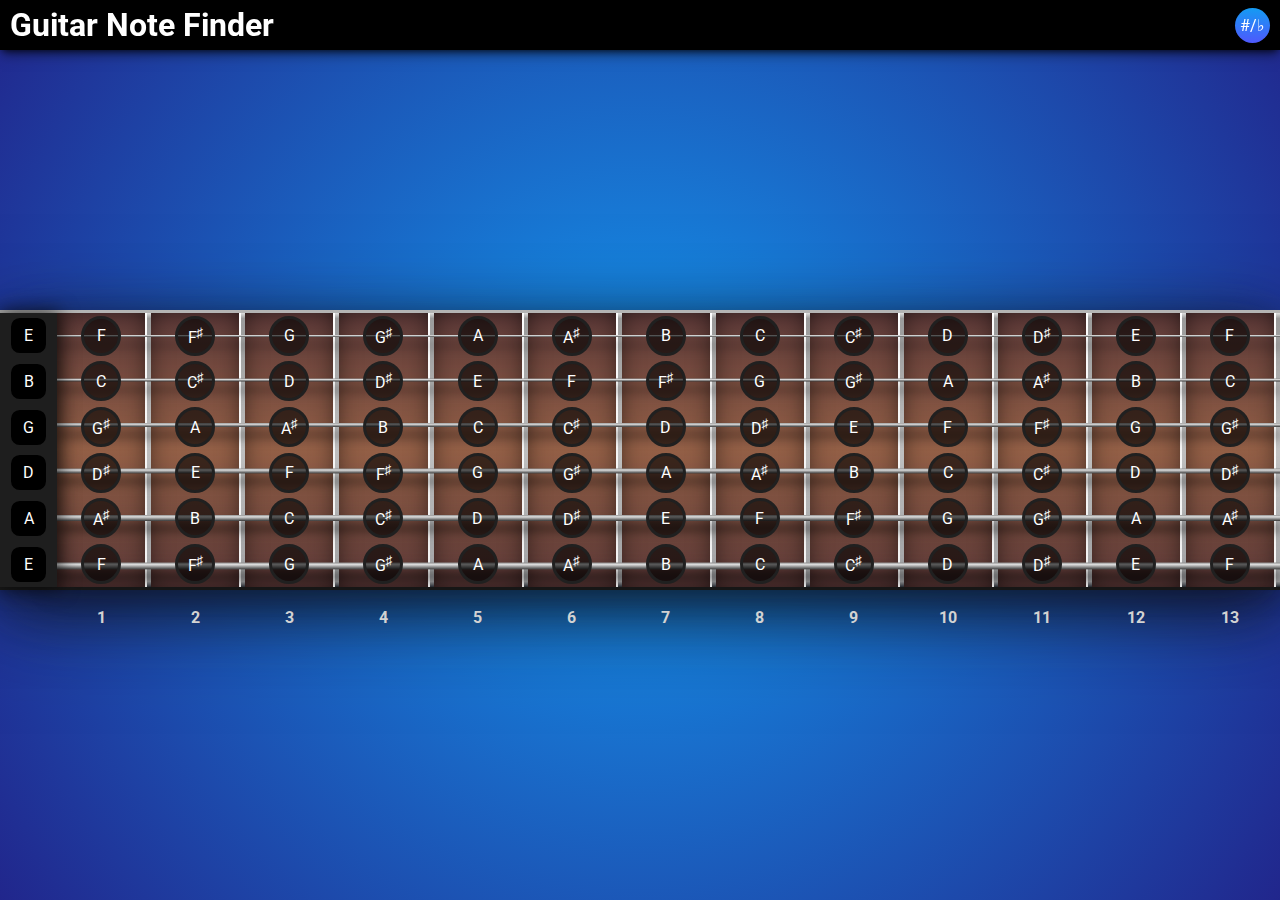
<file: index.html>
<!DOCTYPE html>
<html lang="en">
  <head>
    <meta charset="UTF-8" />
    <meta name="viewport" content="width=device-width, initial-scale=1.0" />
    <link
      rel="stylesheet"
      href="https://cdnjs.cloudflare.com/ajax/libs/font-awesome/6.7.2/css/all.min.css"
      integrity="sha512-Evv84Mr4kqVGRNSgIGL/F/aIDqQb7xQ2vcrdIwxfjThSH8CSR7PBEakCr51Ck+w+/U6swU2Im1vVX0SVk9ABhg=="
      crossorigin="anonymous"
      referrerpolicy="no-referrer"
    />
    <link rel="stylesheet" href="style.css" />
    <title>Guitar Note Finder</title>
  </head>
  <nav class="nav">
    <div class="nav-container">
      <h1>Guitar Note Finder</h1>
      <div class="nav-btn" id="accidentals-toggle">#/♭</div>
    </div>
  </nav>

  <body>
    <div class="guitar-container">
      <div class="nut">
        <div class="note nut-string e-note"><span>E</span></div>
        <div class="note nut-string b-note"><span>B</span></div>
        <div class="note nut-string g-note"><span>G</span></div>
        <div class="note nut-string d-note"><span>D</span></div>
        <div class="note nut-string a-note"><span>A</span></div>
        <div class="note nut-string e-note"><span>E</span></div>
      </div>
      <div class="fretboard">
        <div class="frets">
          <div class="fret" id="fret-1" data-fret-number="1">
            <div class="note f-note"><span>F</span></div>
            <div class="note c-note"><span>C</span></div>
            <div class="note accidental ga-note">
              <span>G<sup>♯</sup></span>
            </div>
            <div class="note accidental de-note">
              <span>D<sup>♯</sup></span>
            </div>
            <div class="note accidental ab-note">
              <span>A<sup>♯</sup></span>
            </div>
            <div class="note f-note"><span>F</span></div>
          </div>
          <div class="fret" id="fret-2" data-fret-number="2">
            <div class="note accidental fg-note">
              <span>F<sup>♯</sup></span>
            </div>
            <div class="note accidental cd-note">
              <span>C<sup>♯</sup></span>
            </div>
            <div class="note a-note"><span>A</span></div>
            <div class="note e-note"><span>E</span></div>
            <div class="note b-note"><span>B</span></div>
            <div class="note accidental fg-note">
              <span>F<sup>♯</sup></span>
            </div>
          </div>
          <div class="fret" id="fret-3" data-fret-number="3">
            <div class="note g-note"><span>G</span></div>
            <div class="note d-note"><span>D</span></div>
            <div class="note accidental ab-note">
              <span>A<sup>♯</sup></span>
            </div>
            <div class="note f-note"><span>F</span></div>
            <div class="note c-note"><span>C</span></div>
            <div class="note g-note"><span>G</span></div>
          </div>
          <div class="fret" id="fret-4" data-fret-number="4">
            <div class="note accidental ga-note">
              <span>G<sup>♯</sup></span>
            </div>
            <div class="note accidental de-note">
              <span>D<sup>♯</sup></span>
            </div>
            <div class="note b-note"><span>B</span></div>
            <div class="note accidental fg-note">
              <span>F<sup>♯</sup></span>
            </div>
            <div class="note accidental cd-note">
              <span>C<sup>♯</sup></span>
            </div>
            <div class="note accidental ga-note">
              <span>G<sup>♯</sup></span>
            </div>
          </div>
          <div class="fret" id="fret-5" data-fret-number="5">
            <div class="note a-note"><span>A</span></div>
            <div class="note e-note"><span>E</span></div>
            <div class="note c-note"><span>C</span></div>
            <div class="note g-note"><span>G</span></div>
            <div class="note d-note"><span>D</span></div>
            <div class="note a-note"><span>A</span></div>
          </div>
          <div class="fret" id="fret-6" data-fret-number="6">
            <div class="note accidental ab-note">
              <span>A<sup>♯</sup></span>
            </div>
            <div class="note f-note"><span>F</span></div>
            <div class="note accidental cd-note">
              <span>C<sup>♯</sup></span>
            </div>
            <div class="note accidental ga-note">
              <span>G<sup>♯</sup></span>
            </div>
            <div class="note accidental de-note">
              <span>D<sup>♯</sup></span>
            </div>
            <div class="note accidental ab-note">
              <span>A<sup>♯</sup></span>
            </div>
          </div>
          <div class="fret" id="fret-7" data-fret-number="7">
            <div class="note b-note"><span>B</span></div>
            <div class="note accidental fg-note">
              <span>F<sup>♯</sup></span>
            </div>
            <div class="note d-note"><span>D</span></div>
            <div class="note a-note"><span>A</span></div>
            <div class="note e-note"><span>E</span></div>
            <div class="note b-note"><span>B</span></div>
          </div>
          <div class="fret" id="fret-8" data-fret-number="8">
            <div class="note c-note"><span>C</span></div>
            <div class="note g-note"><span>G</span></div>
            <div class="note accidental de-note">
              <span>D<sup>♯</sup></span>
            </div>
            <div class="note accidental ab-note">
              <span>A<sup>♯</sup></span>
            </div>
            <div class="note f-note"><span>F</span></div>
            <div class="note c-note"><span>C</span></div>
          </div>
          <div class="fret" id="fret-9" data-fret-number="9">
            <div class="note accidental cd-note">
              <span>C<sup>♯</sup></span>
            </div>
            <div class="note accidental ga-note">
              <span>G<sup>♯</sup></span>
            </div>
            <div class="note e-note"><span>E</span></div>
            <div class="note b-note"><span>B</span></div>
            <div class="note accidental fg-note">
              <span>F<sup>♯</sup></span>
            </div>
            <div class="note accidental cd-note">
              <span>C<sup>♯</sup></span>
            </div>
          </div>
          <div class="fret" id="fret-10" data-fret-number="10">
            <div class="note d-note"><span>D</span></div>
            <div class="note a-note"><span>A</span></div>
            <div class="note f-note"><span>F</span></div>
            <div class="note c-note"><span>C</span></div>
            <div class="note g-note"><span>G</span></div>
            <div class="note d-note"><span>D</span></div>
          </div>
          <div class="fret" id="fret-11" data-fret-number="11">
            <div class="note accidental de-note">
              <span>D<sup>♯</sup></span>
            </div>
            <div class="note accidental ab-note">
              <span>A<sup>♯</sup></span>
            </div>
            <div class="note accidental fg-note">
              <span>F<sup>♯</sup></span>
            </div>
            <div class="note accidental cd-note">
              <span>C<sup>♯</sup></span>
            </div>
            <div class="note accidental ga-note">
              <span>G<sup>♯</sup></span>
            </div>
            <div class="note accidental de-note">
              <span>D<sup>♯</sup></span>
            </div>
          </div>
          <div class="fret" id="fret-12" data-fret-number="12">
            <div class="note e-note"><span>E</span></div>
            <div class="note b-note"><span>B</span></div>
            <div class="note g-note"><span>G</span></div>
            <div class="note d-note"><span>D</span></div>
            <div class="note a-note"><span>A</span></div>
            <div class="note e-note"><span>E</span></div>
          </div>
          <div class="fret" id="fret-13" data-fret-number="13">
            <div class="note f-note"><span>F</span></div>
            <div class="note c-note"><span>C</span></div>
            <div class="note accidental ga-note">
              <span>G<sup>♯</sup></span>
            </div>
            <div class="note accidental de-note">
              <span>D<sup>♯</sup></span>
            </div>
            <div class="note accidental ab-note">
              <span>A<sup>♯</sup></span>
            </div>
            <div class="note f-note"><span>F</span></div>
          </div>
        </div>
        <div class="strings">
          <div class="string" id="string-1"></div>
          <div class="string" id="string-2"></div>
          <div class="string" id="string-3"></div>
          <div class="string" id="string-4"></div>
          <div class="string" id="string-5"></div>
          <div class="string" id="string-6"></div>
        </div>
      </div>
    </div>

    <script src="script.js"></script>
  </body>
</html>
</file>
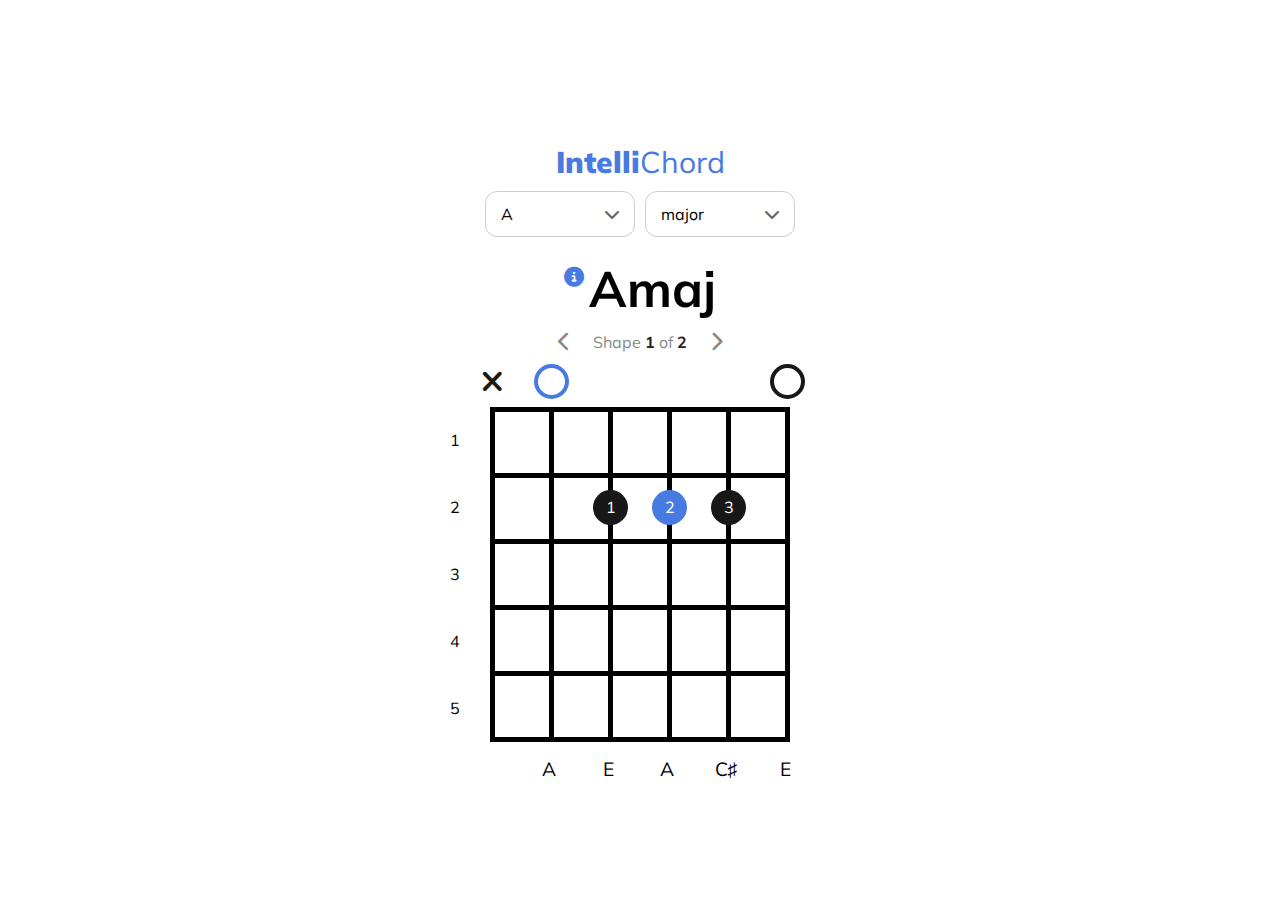
<file: intelliChord/index.html>
<!DOCTYPE html>
<html lang="en">
  <head>
    <meta charset="UTF-8" />
    <meta name="viewport" content="width=device-width, initial-scale=1.0" />
    <link
      rel="stylesheet"
      href="https://cdnjs.cloudflare.com/ajax/libs/font-awesome/6.7.2/css/all.min.css"
      integrity="sha512-Evv84Mr4kqVGRNSgIGL/F/aIDqQb7xQ2vcrdIwxfjThSH8CSR7PBEakCr51Ck+w+/U6swU2Im1vVX0SVk9ABhg=="
      crossorigin="anonymous"
      referrerpolicy="no-referrer"
    />
    <link rel="stylesheet" href="style.css" />
    <title>IntelliChord</title>
  </head>
  <body>
    <div class="container">
      <div class="header">
        <h2>
          <span style="font-weight: 900">Intelli</span
          ><span style="font-weight: 400">Chord</span>
        </h2>
        <div class="ctrl-container">
          <div class="custom-select-wrapper">
            <!-- Chord Root Note Selector UI -->
            <select id="chord-note" name="chord-note"></select>
            <i class="fa-solid fa-chevron-down"></i>
          </div>
          <div class="custom-select-wrapper">
            <!-- Chord Type Selector UI -->
            <select id="chord-type" name="chord-type"></select>
            <i class="fa-solid fa-chevron-down"></i>
          </div>
        </div>
        <!-- About this chord UI element -->
        <div class="info-container">
          <div class="info-header">
            <h3>About This Chord</h3>
            <i class="fa-solid fa-xmark"></i>
          </div>
          <div class="scroll-wrapper"></div>
        </div>
      </div>

      <div class="guitar-container">
        <div class="guitar">
          <!-- Chord Name UI element -->
          <div class="chord-name">
            <i class="fa-solid fa-circle-info close-btn"></i>
            <h1>D</h1>
          </div>
          <div class="shape-select-container">
            <i class="fa-solid fa-chevron-left shape-left"></i>
            <p class="shape-select-element"></p>
            <i class="fa-solid fa-chevron-right shape-right"></i>
          </div>
          <div class="nut-container">
            <!-- Nut -->
            <div class="note-row-nut">
              <div class="note nut" id="1">
                <i class="fa-solid fa-xmark"></i>
              </div>
              <div class="note nut" id="2">
                <i class="fa-solid fa-xmark"></i>
              </div>
              <div class="note nut" id="3">
                <i class="fa-solid fa-xmark"></i>
              </div>
              <div class="note nut" id="4">
                <i class="fa-solid fa-xmark"></i>
              </div>
              <div class="note nut" id="5">
                <i class="fa-solid fa-xmark"></i>
              </div>
              <div class="note nut" id="6">
                <i class="fa-solid fa-xmark"></i>
              </div>
            </div>
          </div>

          <div class="fretboard">
            <div class="notes">
              <!-- First Fret -->
              <div class="note-row">
                <div class="fret-numbers">1</div>
                <div class="note" id="7"></div>
                <div class="note" id="8"></div>
                <div class="note" id="9"></div>
                <div class="note" id="10"></div>
                <div class="note" id="11"></div>
                <div class="note" id="12"></div>
              </div>
              <!-- Second Fret -->
              <div class="note-row">
                <div class="fret-numbers">2</div>
                <div class="note" id="13"></div>
                <div class="note" id="14"></div>
                <div class="note" id="15"></div>
                <div class="note" id="16"></div>
                <div class="note" id="17"></div>
                <div class="note" id="18"></div>
              </div>
              <!-- Third Fret -->
              <div class="note-row">
                <div class="fret-numbers">3</div>
                <div class="note" id="19"></div>
                <div class="note" id="20"></div>
                <div class="note" id="21"></div>
                <div class="note" id="22"></div>
                <div class="note" id="23"></div>
                <div class="note" id="24"></div>
              </div>
              <!-- Fourth Fret -->
              <div class="note-row">
                <div class="fret-numbers">4</div>
                <div class="note" id="25"></div>
                <div class="note" id="26"></div>
                <div class="note" id="27"></div>
                <div class="note" id="28"></div>
                <div class="note" id="29"></div>
                <div class="note" id="30"></div>
              </div>
              <!-- Fifth Fret -->
              <div class="note-row">
                <div class="fret-numbers">5</div>
                <div class="note" id="31"></div>
                <div class="note" id="32"></div>
                <div class="note" id="33"></div>
                <div class="note" id="34"></div>
                <div class="note" id="35"></div>
                <div class="note" id="36"></div>
              </div>
            </div>
            <div class="strings">
              <div class="string">
                <span class="string-label"></span>
              </div>
              <div class="string">
                <span class="string-label"></span>
              </div>
              <div class="string">
                <span class="string-label"></span>
              </div>
              <div class="string">
                <span class="string-label"></span>
              </div>
              <div class="string">
                <span class="string-label"></span>
              </div>
              <div class="string">
                <span class="string-label"></span>
              </div>
            </div>

            <div class="frets">
              <div class="fret"></div>
              <div class="fret"></div>
              <div class="fret"></div>
              <div class="fret"></div>
              <div class="fret"></div>
              <div class="fret"></div>
            </div>
          </div>
        </div>
      </div>
      <div class="string-notes-container">
        <p class="string-note"></p>
        <p class="string-note"></p>
        <p class="string-note"></p>
        <p class="string-note"></p>
        <p class="string-note"></p>
        <p class="string-note"></p>
      </div>
      <!-- <div class="user-notes">
        <div></div>
        <button class="info-btn">
          <i class="fa-solid fa-circle-info close-btn"></i>
          Learn More
        </button>
      </div> -->
    </div>

    <script type="module" src="script.js"></script>
  </body>
</html>
</file>
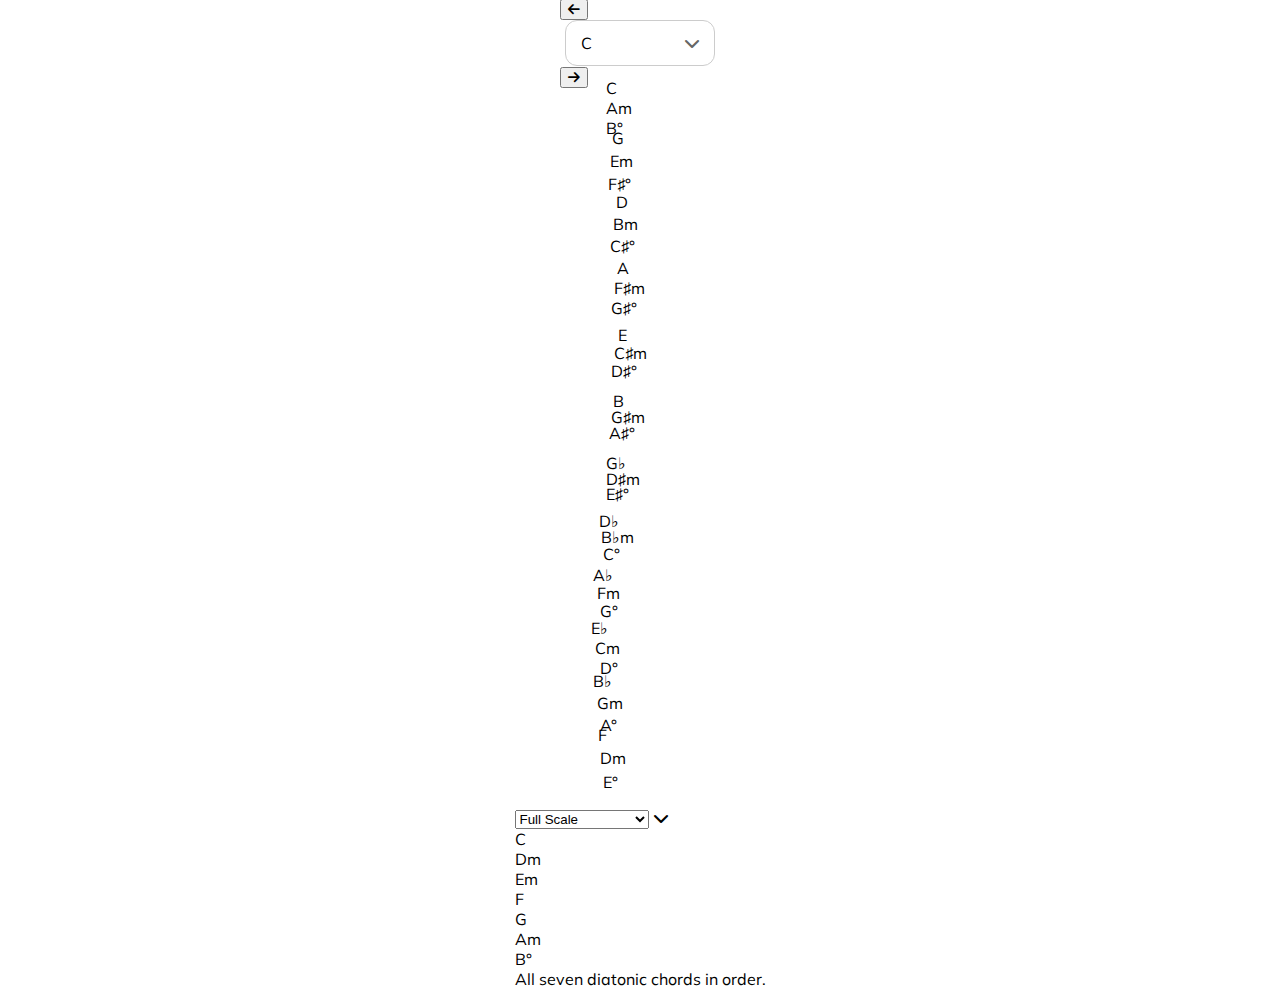
<file: intelliChord/keys.html>
<!DOCTYPE html>
<html lang="en">
  <head>
    <meta charset="UTF-8" />
    <meta name="viewport" content="width=device-width, initial-scale=1.0" />
    <link
      rel="stylesheet"
      href="https://cdnjs.cloudflare.com/ajax/libs/font-awesome/6.7.2/css/all.min.css"
      integrity="sha512-Evv84Mr4kqVGRNSgIGL/F/aIDqQb7xQ2vcrdIwxfjThSH8CSR7PBEakCr51Ck+w+/U6swU2Im1vVX0SVk9ABhg=="
      crossorigin="anonymous"
      referrerpolicy="no-referrer"
    />
    <link rel="stylesheet" href="style.css" />
    <title>IntelliKey</title>
  </head>
  <body>
    <nav class="navbar">
      <a href="index.html" class="navbar-link">
        <i class="fa-solid fa-guitar"></i>
        <span>Chords</span>
      </a>
      <a href="#" class="navbar-link">
        <i class="fa-brands fa-itunes-note"></i>
        <span>Keys</span>
      </a>
    </nav>
    <h2>
      <span style="font-weight: 900">Intelli</span
      ><span style="font-weight: 400">Keys</span>
    </h2>
    <div class="keys-ui-container">
      <button class="left-btn">
        <i class="fa-solid fa-arrow-left"></i>
      </button>
      <div class="custom-select-wrapper">
        <!-- Chord Root Note Selector UI -->
        <select name="key-select" class="key-select"></select>
        <i class="fa-solid fa-chevron-down"></i>
      </div>
      <button class="right-btn">
        <i class="fa-solid fa-arrow-right"></i>
      </button>
    </div>

    <div class="circle-container">
      <div class="circle-bg-middle"></div>
      <div class="circle-bg-large"></div>
      <div class="circle-bg-medium"></div>
      <div class="circle-bg-small"></div>
      <div class="circle-text"></div>
    </div>

    <div class="progression-container">
      <div class="progression-select-container">
        <div class="progression-select-wrapper">
          <!-- Chord Root Note Selector UI -->
          <select name="progression-select" class="progression-select"></select>
          <i class="fa-solid fa-chevron-down"></i>
        </div>
      </div>

      <div class="selected-progression-container"></div>
      <div class="progression-description-container">
        <div class="progression-description"></div>
      </div>
    </div>
  </body>
  <script type="module" src="keys.js"></script>
</html>
</file>
<file: style.css>
@import url("https://fonts.googleapis.com/css2?family=Roboto:ital,wght@0,100..900;1,100..900&display=swap");

:root {
  --nav-height: 50px;
}

* {
  box-sizing: border-box;
}

body {
  background: rgb(161, 161, 161);
  background: radial-gradient(circle, #149bf3 0%, #21268c 100%);
  font-family: "Roboto", sans-serif;
  display: grid;
  position: relative;
  align-items: center;
  justify-content: center;
  height: 100vh;
  width: 100vw;
  margin: 0;
}

.nav {
  position: fixed;
  background-color: #000000;
  height: var(--nav-height);
  top: 0;
  left: 0;
  right: 0;
  z-index: 100;
  box-shadow: rgba(0, 0, 0, 0.5) 0px 6px 12px -2px,
    rgba(0, 0, 0, 0.8) 0px 3px 7px -3px;
}

.nav-container {
  height: 100%;
  display: flex;
  justify-content: space-between;
  align-items: center;
  padding: 0 10px;
}

.nav-btn {
  align-items: center;
  display: flex;
  height: 35px;
  width: 35px;
  background-image: linear-gradient(1deg, #4f58fd, #149bf3 99%);
  background-size: cover;
  border-radius: 50%;
  color: #ffffff;
  cursor: pointer;
  font-size: 16px;
  justify-content: center;
  text-decoration: none;
  justify-content: center;
  z-index: 100;
  user-select: none;
  white-space: nowrap;
}

.nav-btn:hover {
  border: 2px solid #fff;
}

h1 {
  color: #fff;
}

.guitar-container {
  display: flex;
  height: 280px;
  width: 100vw;
  background: rgb(223, 223, 223);
  background: linear-gradient(
    180deg,
    rgba(223, 223, 223, 1) 0%,
    rgba(156, 156, 156, 1) 2%,
    rgba(200, 200, 200, 1) 50%,
    rgba(170, 171, 173, 1) 98%,
    rgba(41, 46, 54, 1) 100%
  );
  box-shadow: rgba(17, 17, 26, 0.1) 0px 8px 24px,
    rgba(17, 17, 26, 0.6) 0px 16px 56px, rgba(17, 17, 26, 0.6) 0px 24px 80px;
  border-top: 3px solid #b4b4b4;
  border-bottom: 3px solid #1a1a1a;
}

.fretboard {
  position: relative;
  width: 100%;
}

.frets {
  position: absolute;
  inset: 0;
  display: flex;
  justify-content: space-evenly;
}

.fret {
  flex: 1;
  margin-right: 4px;
  display: flex;
  background: rgb(56, 60, 64);
  background: linear-gradient(0deg, #5f3b3a 0%, #9a644a 50%, #5f3b3a 100%);
  height: 100%;
  flex-direction: column;
  justify-content: space-around;
  align-items: center;
  box-shadow: rgb(0, 0, 0) 0px 0px 30px -10px inset;
  border-right: 2px solid #fff;
}

.fret::before {
  content: attr(data-fret-number);
  position: absolute;
  bottom: -40px;
  font-weight: bold;
  color: #d3d3d3;
}

.nut {
  display: flex;
  position: relative;
  flex-direction: column;
  justify-content: space-around;
  align-items: center;
  background-color: rgb(30, 30, 30);
  width: 60px;
  box-shadow: rgba(0, 0, 0, 0.75) 1px 0px 20px 1px;
  z-index: 50;
}

.strings {
  display: flex;
  width: 100%;
  height: 100%;
  flex-direction: column;
  justify-content: space-around;
}

.string {
  background: rgb(152, 152, 152);
  background: linear-gradient(0deg, #373737 0%, #dddddd 70%, #929292 100%);
  position: relative;
  box-shadow: rgba(0, 0, 0, 0.5) 0px 14px 28px, rgba(0, 0, 0, 0.5) 0px 10px 10px;
}

#string-1 {
  height: 2px;
  transform: translateY(50%);
}

#string-2 {
  height: 3px;
  transform: translateY(50%);
}

#string-3 {
  height: 4px;
  transform: translateY(50%);
}

#string-4 {
  height: 5px;
  transform: translateY(50%);
}

#string-5 {
  height: 6px;
  transform: translateY(50%);
}

#string-6 {
  height: 7px;
  transform: translateY(50%);
}

.note {
  display: flex;
  background-color: rgba(0, 0, 0, 0.6);
  border: 3px solid #202020;
  height: 40px;
  width: 40px;
  border-radius: 50%;
  cursor: pointer;
  justify-content: center;
  align-items: center;
  z-index: 100;
  transition: all 0.5s;
  user-select: none;
}

.nut-string {
  background-color: #000;
  border-color: #000;
  height: 35px;
  width: 35px;
  border-radius: 25%;
}

.note span {
  color: #fff;
}

.note:hover {
  border-color: #c3c3c3;
  font-weight: bold;
}

.note.clicked {
  animation: growAnim 0.4s ease;
}

@keyframes growAnim {
  0% {
    transform: scale(1);
  }
  30% {
    transform: scale(1.3);
  }
  100% {
    transform: scale(1);
  }
}

.note.a-note-active {
  background-color: rgba(41, 154, 136, 0.85);
  border-color: #fff;
  box-shadow: rgba(41, 154, 136, 0.25) 0px 14px 28px,
    rgba(41, 154, 136, 0.22) 0px 10px 10px;
}

.note.b-note-active {
  background-color: rgba(159, 220, 19, 0.85);
  border-color: #fff;
  box-shadow: rgba(159, 220, 19, 0.25) 0px 14px 28px,
    rgba(159, 220, 19, 0.22) 0px 10px 10px;
}

.note.c-note-active {
  background-color: rgba(254, 242, 0, 0.85);
  border-color: #fff;
  box-shadow: rgba(254, 242, 0, 0.25) 0px 14px 28px,
    rgba(254, 242, 0, 0.22) 0px 10px 10px;
}

.note.c-note-active span {
  color: #000;
}

.note.d-note-active {
  background-color: rgba(238, 146, 36, 0.85);
  border-color: #fff;
  box-shadow: rgba(238, 146, 36, 0.25) 0px 14px 28px,
    rgba(238, 146, 36, 0.22) 0px 10px 10px;
}

.note.e-note-active {
  background-color: rgba(229, 73, 74, 0.85);
  border-color: #fff;
  box-shadow: rgba(229, 73, 74, 0.25) 0px 14px 28px,
    rgba(229, 73, 74, 0.22) 0px 10px 10px;
}

.note.f-note-active {
  background-color: rgba(182, 75, 153, 0.8);
  border-color: #fff;
  box-shadow: rgba(182, 75, 153, 0.25) 0px 14px 28px,
    rgba(182, 75, 153, 0.22) 0px 10px 10px;
}

.note.g-note-active {
  background-color: rgba(82, 81, 235, 0.8);
  border-color: #fff;
  box-shadow: rgba(82, 81, 235, 0.25) 0px 14px 28px,
    rgba(82, 81, 235, 0.22) 0px 10px 10px;
}

.note.ab-note-active {
  background-color: rgba(62, 198, 39, 0.8);
  border-color: #fff;
  box-shadow: rgba(62, 198, 3, 0.25) 0px 14px 28px,
    rgba(62, 198, 3, 0.22) 0px 10px 10px;
}

.note.cd-note-active {
  background-color: rgba(248, 196, 15, 0.8);
  border-color: #fff;
  box-shadow: rgba(248, 196, 15, 0.25) 0px 14px 28px,
    rgba(248, 196, 15, 0.22) 0px 10px 10px;
}

.note.de-note-active {
  background-color: rgba(228, 113, 59, 0.8);
  border-color: #fff;
  box-shadow: rgba(228, 113, 59, 0.25) 0px 14px 28px,
    rgba(228, 113, 59, 0.22) 0px 10px 10px;
}

.note.fg-note-active {
  background-color: rgba(112, 41, 231, 0.8);
  border-color: #fff;
  box-shadow: rgba(112, 41, 231, 0.25) 0px 14px 28px,
    rgba(112, 41, 231, 0.22) 0px 10px 10px;
}

.note.ga-note-active {
  background-color: rgba(11, 97, 254, 0.8);
  border-color: #fff;
  box-shadow: rgba(82, 81, 235, 0.25) 0px 14px 28px,
    rgba(82, 81, 235, 0.22) 0px 10px 10px;
}

@media (max-width: 700px) {
  .guitar-container {
    transform: rotate(90deg);
    width: calc(100vh - var(--nav-height));
    margin-top: var(--nav-height);
  }
  .note span {
    transform: rotate(-90deg);
  }
  .nav .container {
    justify-content: space-between;
    padding: 0 10px;
  }
  .fret::before {
    transform: rotate(-90deg);
  }
}
</file>
<file: intelliChord/style.css>
@import url("https://fonts.googleapis.com/css2?family=Mulish:ital,wght@0,200..1000;1,200..1000&display=swap");

:root {
  --master_height: 350px;
  --master_width: 300px;
  --master_note_size: 35px;
}

* {
  box-sizing: border-box;
}

body {
  background-color: #fff;
  font-family: "Mulish", sans-serif;
  display: flex;
  flex-direction: column;
  align-items: center;
  justify-content: center;
  height: 100vh;
  margin: 0;
}

/* drop-down select menu styling */
.ctrl-container {
  position: relative;
  display: flex;
  margin: 5px 0;
}

.custom-select-wrapper {
  position: relative;
  display: flex;
  width: 150px;
  margin: 0 5px;
}

.custom-select-wrapper select {
  background-color: #fff;
  appearance: none;
  width: 100%;
  padding: 12px 40px 12px 15px;
  font-size: 16px;
  font-family: inherit;
  border: 1px solid #ccc;
  border-radius: 12px;
  cursor: pointer;
}

.custom-select-wrapper i {
  position: absolute;
  right: 15px;
  top: 50%;
  transform: translateY(-50%);
  pointer-events: none;
  color: #666;
}

/* ------------------------------ */

.header {
  display: flex;
  flex-direction: column;
  align-items: center;
  width: 100%;
}

h1 {
  font-size: 50px;
  margin-bottom: 50px;
}

h2 {
  position: relative;
  color: rgb(71, 123, 226);
  width: 100%;
  text-align: center;
  margin-bottom: 5px;
  font-size: 30px;
}

small {
  font-size: 25px;
  font-weight: 500;
}

.container {
  display: flex;
  flex-direction: column;
  align-items: center;
  justify-content: center;
  position: relative;
  width: 100vw;
  height: 100dvh;
  overflow: hidden;
}

.chord-name {
  display: flex;
  width: 100%;
  height: 50px;
  align-items: center;
  justify-content: center;
  margin: 30px 0 10px 0;
}

.chord-name i {
  color: rgb(71, 123, 226);
  font-weight: 900;
  font-size: 20px;
  margin-right: 5px;
  transform: translateY(-20px);
  cursor: pointer;
}

.shape-select-container {
  display: flex;
  align-items: center;
  justify-content: space-between;
  height: 20px;
  width: 50%;
  margin-bottom: 15px;
}

.shape-select-element {
  color: #898989;
  font-weight: 400;
}

.shape-select-container i {
  color: #898989;
  font-size: 20px;
  cursor: pointer;
}

.guitar-container {
  display: flex;
  flex-direction: column;
  align-items: center;
  justify-content: center;
  width: 100%;
}

.guitar {
  display: flex;
  position: relative;
  flex-direction: column;
  justify-content: center;
  align-items: center;
  height: 500px;
  width: calc(var(--master_width) + 30px);
}

.nut-container {
  display: flex;
  width: calc(var(--master_width) + 30px);
  height: 30px;
  margin-bottom: 10px;
}

.note-row-nut {
  display: flex;
  justify-content: space-between;
  align-items: center;
  width: 100%;
  height: 100%;
}

.notes {
  display: flex;
  flex-direction: column;
  justify-content: space-around;
  align-items: center;
  position: absolute;
  width: 100%;
  height: 100%;
  z-index: 100;
}

.note-row {
  display: flex;
  justify-content: space-between;
  align-items: center;
  width: calc(100% + 30px);
}

.fretboard {
  position: relative;
  background-color: rgb(255, 255, 255);
  height: var(--master_height);
  width: var(--master_width);
}

.frets {
  display: flex;
  flex-direction: column;
  justify-content: space-between;
  position: absolute;
  top: 0;
  left: 0;
  height: 100%;
  width: 100%;
}

/* .fret:first-child {
  background-color: rgb(0, 0, 0);
  height: 10px;
} */

.fret {
  background-color: rgb(0, 0, 0);
  height: 5px;
  width: 99%;
}

.fret-numbers {
  position: absolute;
  transform: translateX(-25px);
}

.fret-numbers p {
  margin: 28px 0;
}

.strings {
  display: flex;
  justify-content: space-between;
  height: 100%;
  width: 100%;
  z-index: 50;
}

.string {
  background-color: rgb(0, 0, 0);
  height: 100%;
  width: 5px;
  z-index: 1;
}

.string-label {
  position: absolute;
  top: var(--master_height);
  transform: translateX(-50%);
  font-size: 1.2rem;
}

.note {
  display: flex;
  align-items: center;
  justify-content: center;
  background: transparent;
  border-radius: 50%;
  height: var(--master_note_size);
  width: var(--master_note_size);
  z-index: 100;
  color: transparent;
}

.note span {
  color: #fff;
}

.note.visible {
  background-color: #181818;
}

.note.root {
  background-color: rgb(71, 123, 226);
}

.note.nut.visible {
  background-color: #fff;
  border: 4px solid #181818;
}

.note.nut.visible.root {
  background-color: #ffffff;
  border: 4px solid rgb(71, 123, 226);
}

.note.nut.visible i {
  color: transparent;
}

.note.nut.muted.visible {
  border: none;
}

.note.nut.muted.visible i {
  color: #181818;
  font-size: 30px;
}

.string-notes-container {
  display: flex;
  align-items: center;
  justify-content: space-between;
  width: 100%;
  height: 40px;
}

/* .string-notes-container span {
  font-size: 1.2rem;
} */

.user-notes {
  display: flex;
  flex-direction: column;
  align-content: center;
  justify-content: center;
}

.info-container {
  display: flex;
  flex-direction: column;
  position: absolute;
  opacity: 0;
  visibility: hidden;
  transform: translateY(-20%) scale(0.5);
  transition: opacity 0.4s ease, transform 0.3s ease, visibility 0.3s;
  background-color: #fff;
  width: 90%;
  height: 500px;
  top: 120px;
  max-width: 360px;
  border-radius: 12px;
  border: 2px solid rgb(71, 123, 226);
  z-index: 1000;
  padding: 20px 15px 20px 20px;
  overflow: hidden;
  pointer-events: none;
}

.info-container.visible {
  opacity: 1;
  visibility: visible;
  transform: translateY(0%) scale(1);
  pointer-events: auto;
}

.info-container i {
  font-size: 30px;
  color: #777;
  cursor: pointer;
}

.info-container h3 {
  margin: 0;
  font-size: 20px;
}

.info-container p {
  margin-top: 20px;
}

.info-header {
  display: flex;
  justify-content: space-between;
  align-items: center;
  width: 100%;
  margin-bottom: 10px;
}

.info-btn {
  background-color: #fff;
  padding: 5px 10px;
  width: 150px;
  color: rgb(71, 123, 226);
  border-radius: 15px;
  border: 2px solid rgb(71, 123, 226);
  cursor: pointer;
  margin-bottom: 40px;
  margin-top: 10px;
}

.scroll-wrapper {
  overflow: auto;
  max-height: 100%;
  width: 100%;
}

.scroll-wrapper::-webkit-scrollbar {
  width: 8px;
}

.scroll-wrapper::-webkit-scrollbar-thumb {
  background-color: rgb(71, 123, 226);
  border-radius: 10px;
  border: 2px solid transparent; /* creates padding */
  background-clip: content-box;
}

.scroll-wrapper::-webkit-scrollbar-track {
  background-color: #f0f0f0;
  border-radius: 10px;
}

@media (max-width: 375px) {
  :root {
    --master_width: 250px;
    --master_height: 300px;
  }
}

@media (max-height: 655px) {
  :root {
    --master_width: 250px;
    --master_height: 300px;
  }
}
</file>
